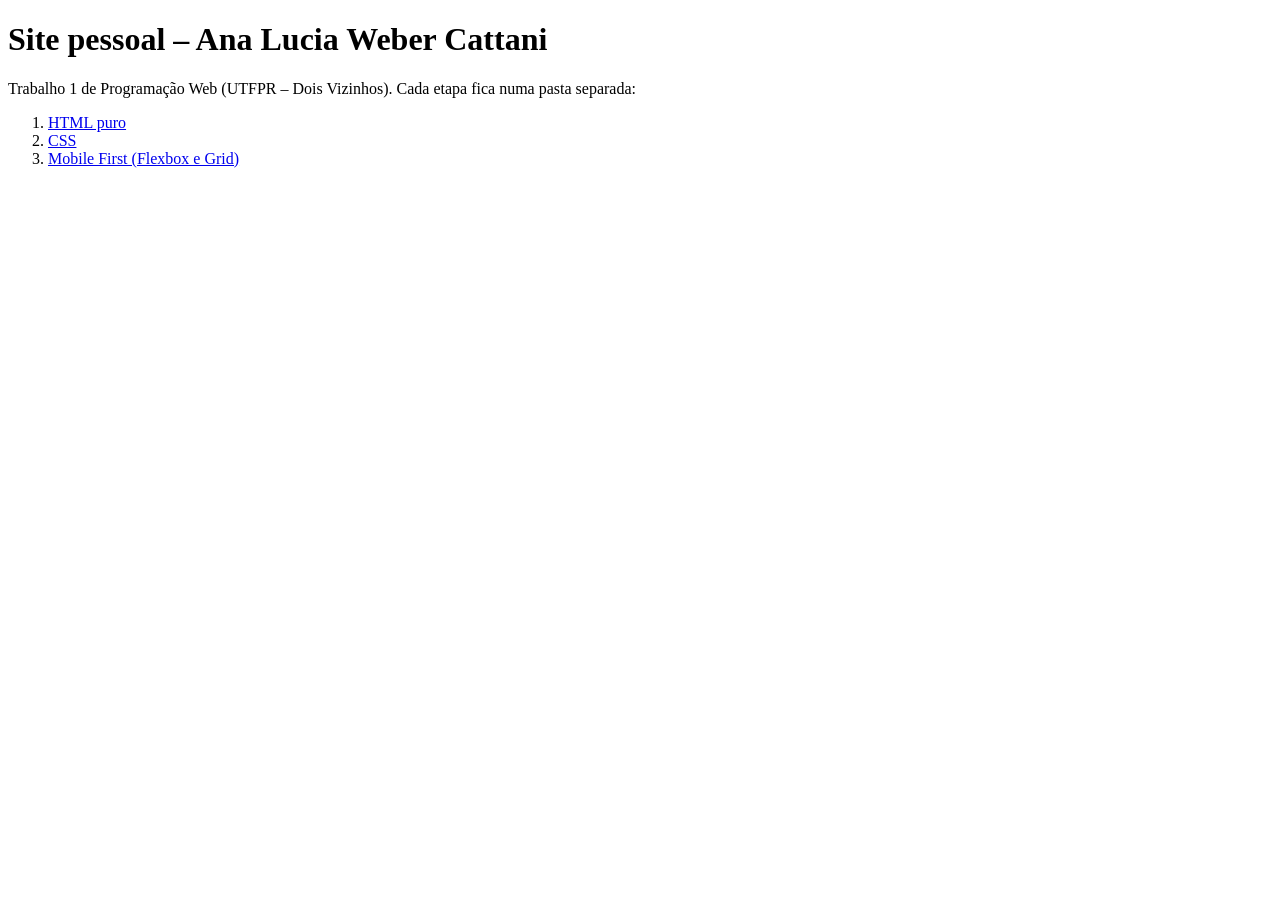
<file: index.html>
<!DOCTYPE html>
<html lang="pt-BR">
<head>
    <meta charset="UTF-8">
    <meta name="viewport" content="width=device-width, initial-scale=1.0">
    <meta name="description" content="Site pessoal de Ana Lucia Weber Cattani, estudante de Engenharia de Software na UTFPR, organizado por etapas do trabalho de Programação Web.">
    <title>Ana Lucia Weber Cattani – Etapas do site</title>
    <link rel="icon" href="03-mobile-first/img/favicon.svg" type="image/svg+xml">

    <meta property="og:title" content="Ana Lucia Weber Cattani – Etapas do site">
    <meta property="og:description" content="Site pessoal de Ana Lucia Weber Cattani, estudante de Engenharia de Software na UTFPR, organizado por etapas do trabalho de Programação Web.">
    <meta property="og:image" content="https://anawebcatt.github.io/ana-portfolio/03-mobile-first/img/foto.jpg">
    <meta property="og:image:alt" content="Foto de Ana Lucia Weber Cattani">
    <meta property="og:url" content="https://anawebcatt.github.io/ana-portfolio/">
    <meta property="og:type" content="website">
    <meta property="og:locale" content="pt_BR">

    <meta name="twitter:card" content="summary">
    <meta name="twitter:title" content="Ana Lucia Weber Cattani – Etapas do site">
    <meta name="twitter:description" content="Site pessoal de Ana Lucia Weber Cattani, estudante de Engenharia de Software na UTFPR, organizado por etapas do trabalho de Programação Web.">
    <meta name="twitter:image" content="https://anawebcatt.github.io/ana-portfolio/03-mobile-first/img/foto.jpg">
</head>
<body>
    <h1>Site pessoal – Ana Lucia Weber Cattani</h1>
    <p>Trabalho 1 de Programação Web (UTFPR – Dois Vizinhos). Cada etapa fica numa pasta separada:</p>
    <ol>
        <li><a href="01-html-puro/">HTML puro</a></li>
        <li><a href="02-css/">CSS</a></li>
        <li><a href="03-mobile-first/">Mobile First (Flexbox e Grid)</a></li>
    </ol>
</body>
</html>
</file>
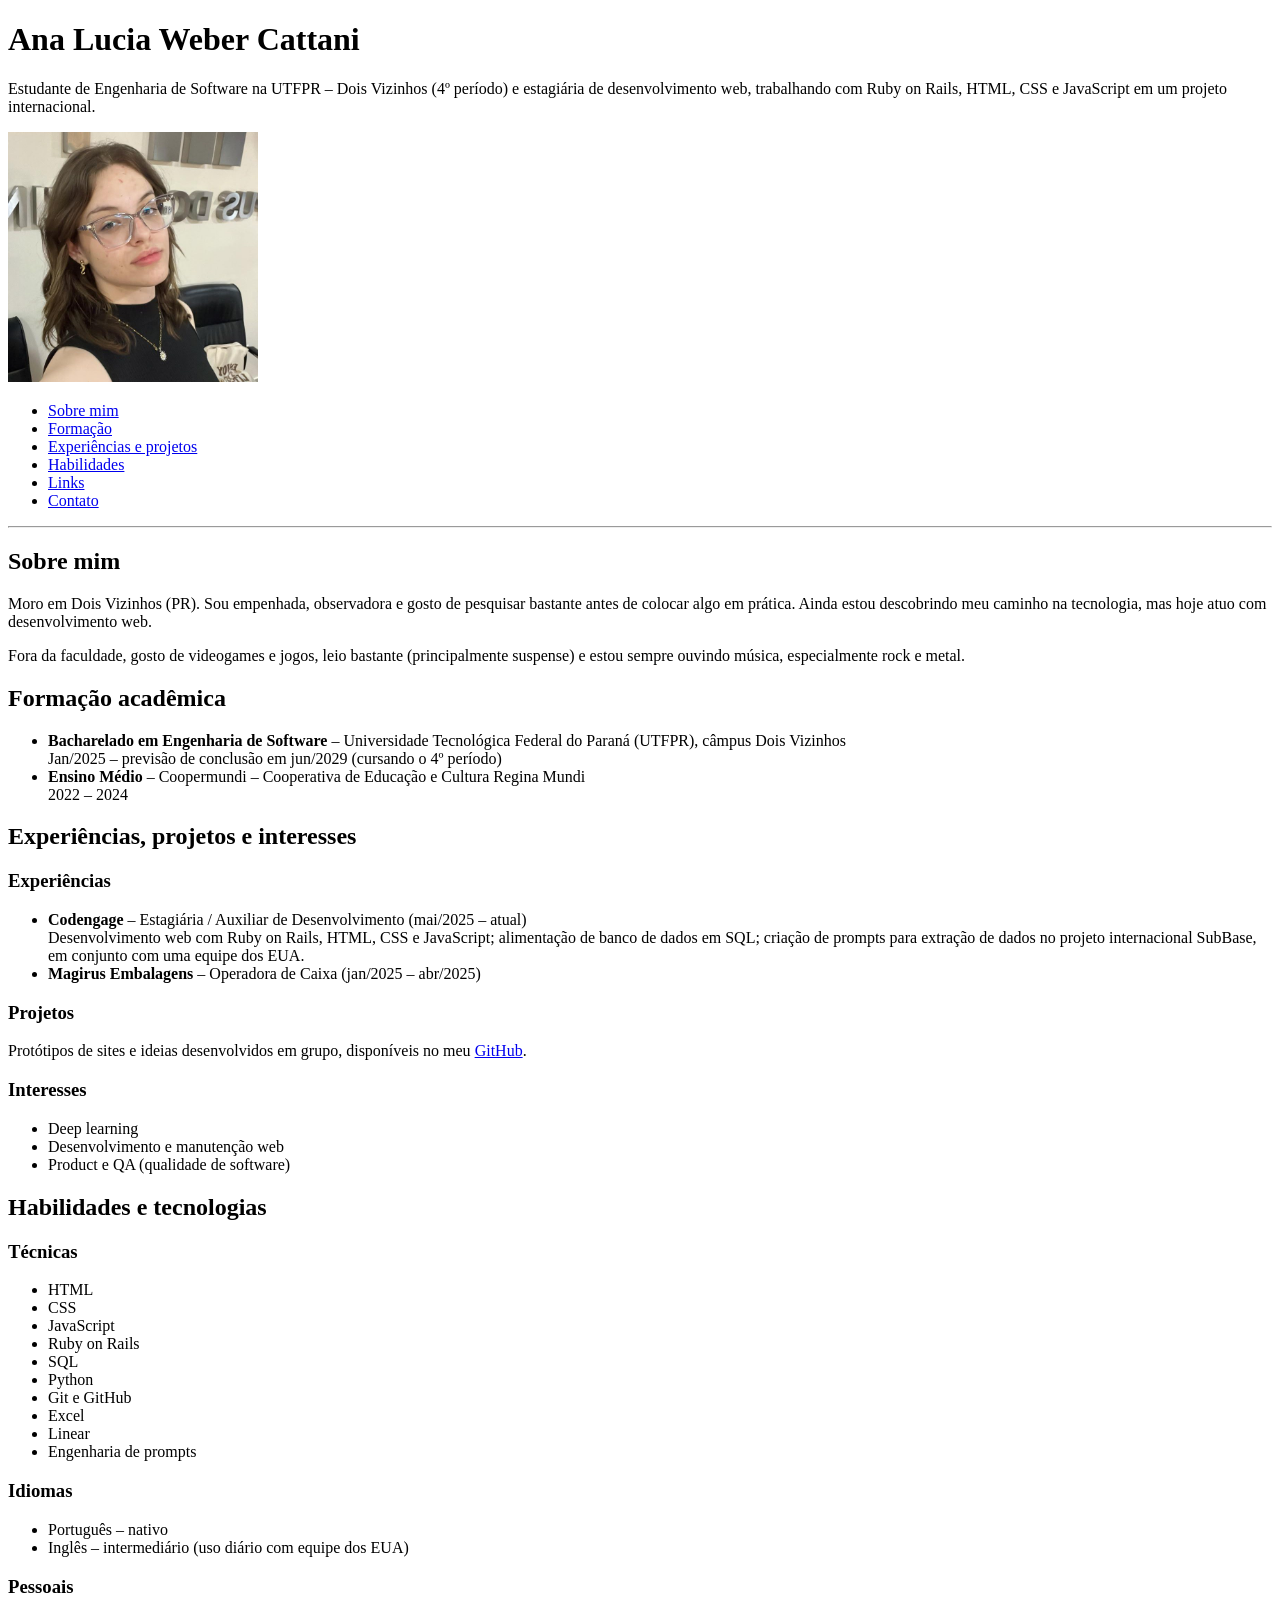
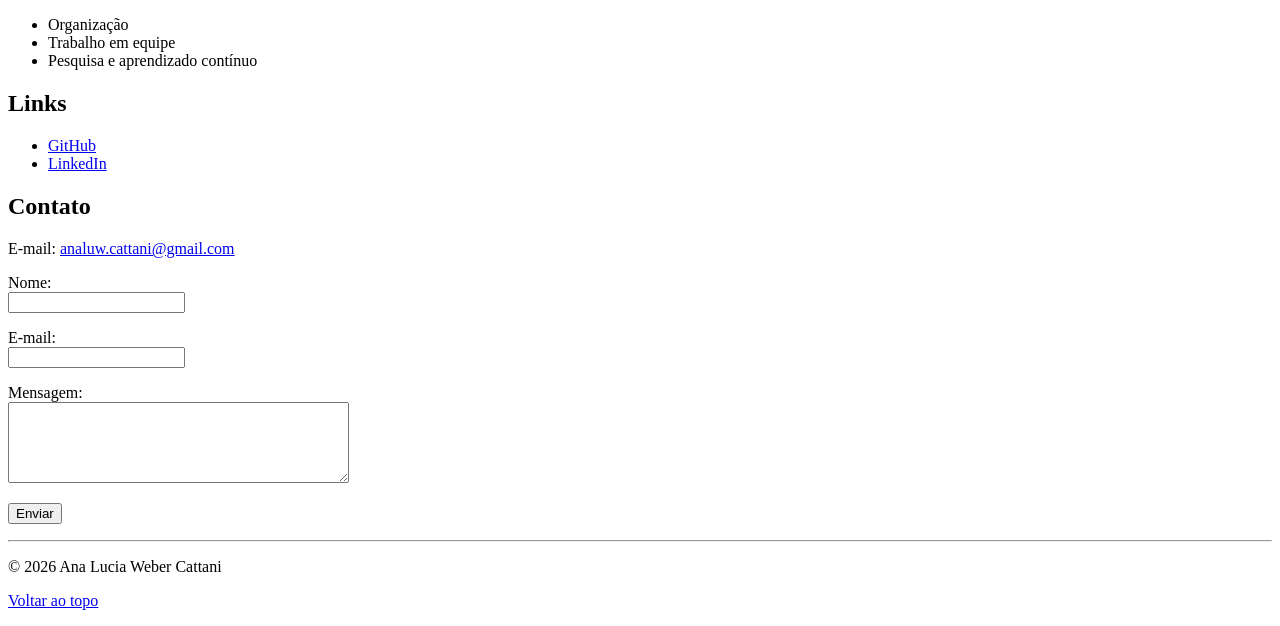
<file: 01-html-puro/index.html>
<!DOCTYPE html>
<html lang="pt-BR">
<head>
    <meta charset="UTF-8">
    <meta name="viewport" content="width=device-width, initial-scale=1.0">
    <meta name="description" content="Site pessoal de Ana Lucia Weber Cattani, estudante de Engenharia de Software na UTFPR.">
    <title>Ana Lucia Weber Cattani</title>
    <link rel="icon" href="img/favicon.svg" type="image/svg+xml">

    <meta property="og:title" content="Ana Lucia Weber Cattani">
    <meta property="og:description" content="Site pessoal de Ana Lucia Weber Cattani, estudante de Engenharia de Software na UTFPR.">
    <meta property="og:image" content="https://anawebcatt.github.io/ana-portfolio/01-html-puro/img/foto.jpg">
    <meta property="og:image:alt" content="Foto de Ana Lucia Weber Cattani">
    <meta property="og:url" content="https://anawebcatt.github.io/ana-portfolio/01-html-puro/">
    <meta property="og:type" content="website">
    <meta property="og:locale" content="pt_BR">

    <meta name="twitter:card" content="summary">
    <meta name="twitter:title" content="Ana Lucia Weber Cattani">
    <meta name="twitter:description" content="Site pessoal de Ana Lucia Weber Cattani, estudante de Engenharia de Software na UTFPR.">
    <meta name="twitter:image" content="https://anawebcatt.github.io/ana-portfolio/01-html-puro/img/foto.jpg">
</head>
<body>
    <header id="topo">
        <h1>Ana Lucia Weber Cattani</h1>
        <p>
            Estudante de Engenharia de Software na UTFPR – Dois Vizinhos (4º período) e estagiária
            de desenvolvimento web, trabalhando com Ruby on Rails, HTML, CSS e JavaScript em um
            projeto internacional.
        </p>
        <img src="img/foto.jpg" alt="Foto de Ana Lucia Weber Cattani" width="250" height="250">

        <nav>
            <ul>
                <li><a href="#sobre">Sobre mim</a></li>
                <li><a href="#formacao">Formação</a></li>
                <li><a href="#experiencias">Experiências e projetos</a></li>
                <li><a href="#habilidades">Habilidades</a></li>
                <li><a href="#links">Links</a></li>
                <li><a href="#contato">Contato</a></li>
            </ul>
        </nav>
    </header>

    <hr>

    <main>
        <section id="sobre">
            <h2>Sobre mim</h2>
            <p>
                Moro em Dois Vizinhos (PR). Sou empenhada, observadora e gosto de pesquisar bastante
                antes de colocar algo em prática. Ainda estou descobrindo meu caminho na tecnologia,
                mas hoje atuo com desenvolvimento web.
            </p>
            <p>
                Fora da faculdade, gosto de videogames e jogos, leio bastante (principalmente
                suspense) e estou sempre ouvindo música, especialmente rock e metal.
            </p>
        </section>

        <section id="formacao">
            <h2>Formação acadêmica</h2>
            <ul>
                <li>
                    <strong>Bacharelado em Engenharia de Software</strong> –
                    Universidade Tecnológica Federal do Paraná (UTFPR), câmpus Dois Vizinhos<br>
                    Jan/2025 – previsão de conclusão em jun/2029 (cursando o 4º período)
                </li>
                <li>
                    <strong>Ensino Médio</strong> –
                    Coopermundi – Cooperativa de Educação e Cultura Regina Mundi<br>
                    2022 – 2024
                </li>
            </ul>
        </section>

        <section id="experiencias">
            <h2>Experiências, projetos e interesses</h2>

            <h3>Experiências</h3>
            <ul>
                <li>
                    <strong>Codengage</strong> – Estagiária / Auxiliar de Desenvolvimento
                    (mai/2025 – atual)<br>
                    Desenvolvimento web com Ruby on Rails, HTML, CSS e JavaScript; alimentação de
                    banco de dados em SQL; criação de prompts para extração de dados no projeto
                    internacional SubBase, em conjunto com uma equipe dos EUA.
                </li>
                <li>
                    <strong>Magirus Embalagens</strong> – Operadora de Caixa
                    (jan/2025 – abr/2025)
                </li>
            </ul>

            <h3>Projetos</h3>
            <p>
                Protótipos de sites e ideias desenvolvidos em grupo, disponíveis no meu
                <a href="https://github.com/anawebcatt" target="_blank" rel="noopener noreferrer">GitHub</a>.
            </p>

            <h3>Interesses</h3>
            <ul>
                <li>Deep learning</li>
                <li>Desenvolvimento e manutenção web</li>
                <li>Product e QA (qualidade de software)</li>
            </ul>
        </section>

        <section id="habilidades">
            <h2>Habilidades e tecnologias</h2>

            <h3>Técnicas</h3>
            <ul>
                <li>HTML</li>
                <li>CSS</li>
                <li>JavaScript</li>
                <li>Ruby on Rails</li>
                <li>SQL</li>
                <li>Python</li>
                <li>Git e GitHub</li>
                <li>Excel</li>
                <li>Linear</li>
                <li>Engenharia de prompts</li>
            </ul>

            <h3>Idiomas</h3>
            <ul>
                <li>Português – nativo</li>
                <li>Inglês – intermediário (uso diário com equipe dos EUA)</li>
            </ul>

            <h3>Pessoais</h3>
            <ul>
                <li>Organização</li>
                <li>Trabalho em equipe</li>
                <li>Pesquisa e aprendizado contínuo</li>
            </ul>
        </section>

        <section id="links">
            <h2>Links</h2>
            <ul>
                <li><a href="https://github.com/anawebcatt" target="_blank" rel="noopener noreferrer">GitHub</a></li>
                <li><a href="https://www.linkedin.com/in/ana-lucia-weber-cattani-042973308" target="_blank" rel="noopener noreferrer">LinkedIn</a></li>
            </ul>
        </section>

        <section id="contato">
            <h2>Contato</h2>
            <p>
                E-mail: <a href="mailto:analuw.cattani@gmail.com">analuw.cattani@gmail.com</a>
            </p>

            <form action="mailto:analuw.cattani@gmail.com" method="post" enctype="text/plain">
                <p>
                    <label for="nome">Nome:</label><br>
                    <input type="text" id="nome" name="nome" required>
                </p>
                <p>
                    <label for="email">E-mail:</label><br>
                    <input type="email" id="email" name="email" required>
                </p>
                <p>
                    <label for="mensagem">Mensagem:</label><br>
                    <textarea id="mensagem" name="mensagem" rows="5" cols="40" required></textarea>
                </p>
                <p>
                    <button type="submit">Enviar</button>
                </p>
            </form>
        </section>
    </main>

    <hr>

    <footer>
        <p>&copy; 2026 Ana Lucia Weber Cattani</p>
        <p><a href="#topo">Voltar ao topo</a></p>
    </footer>
</body>
</html>
</file>
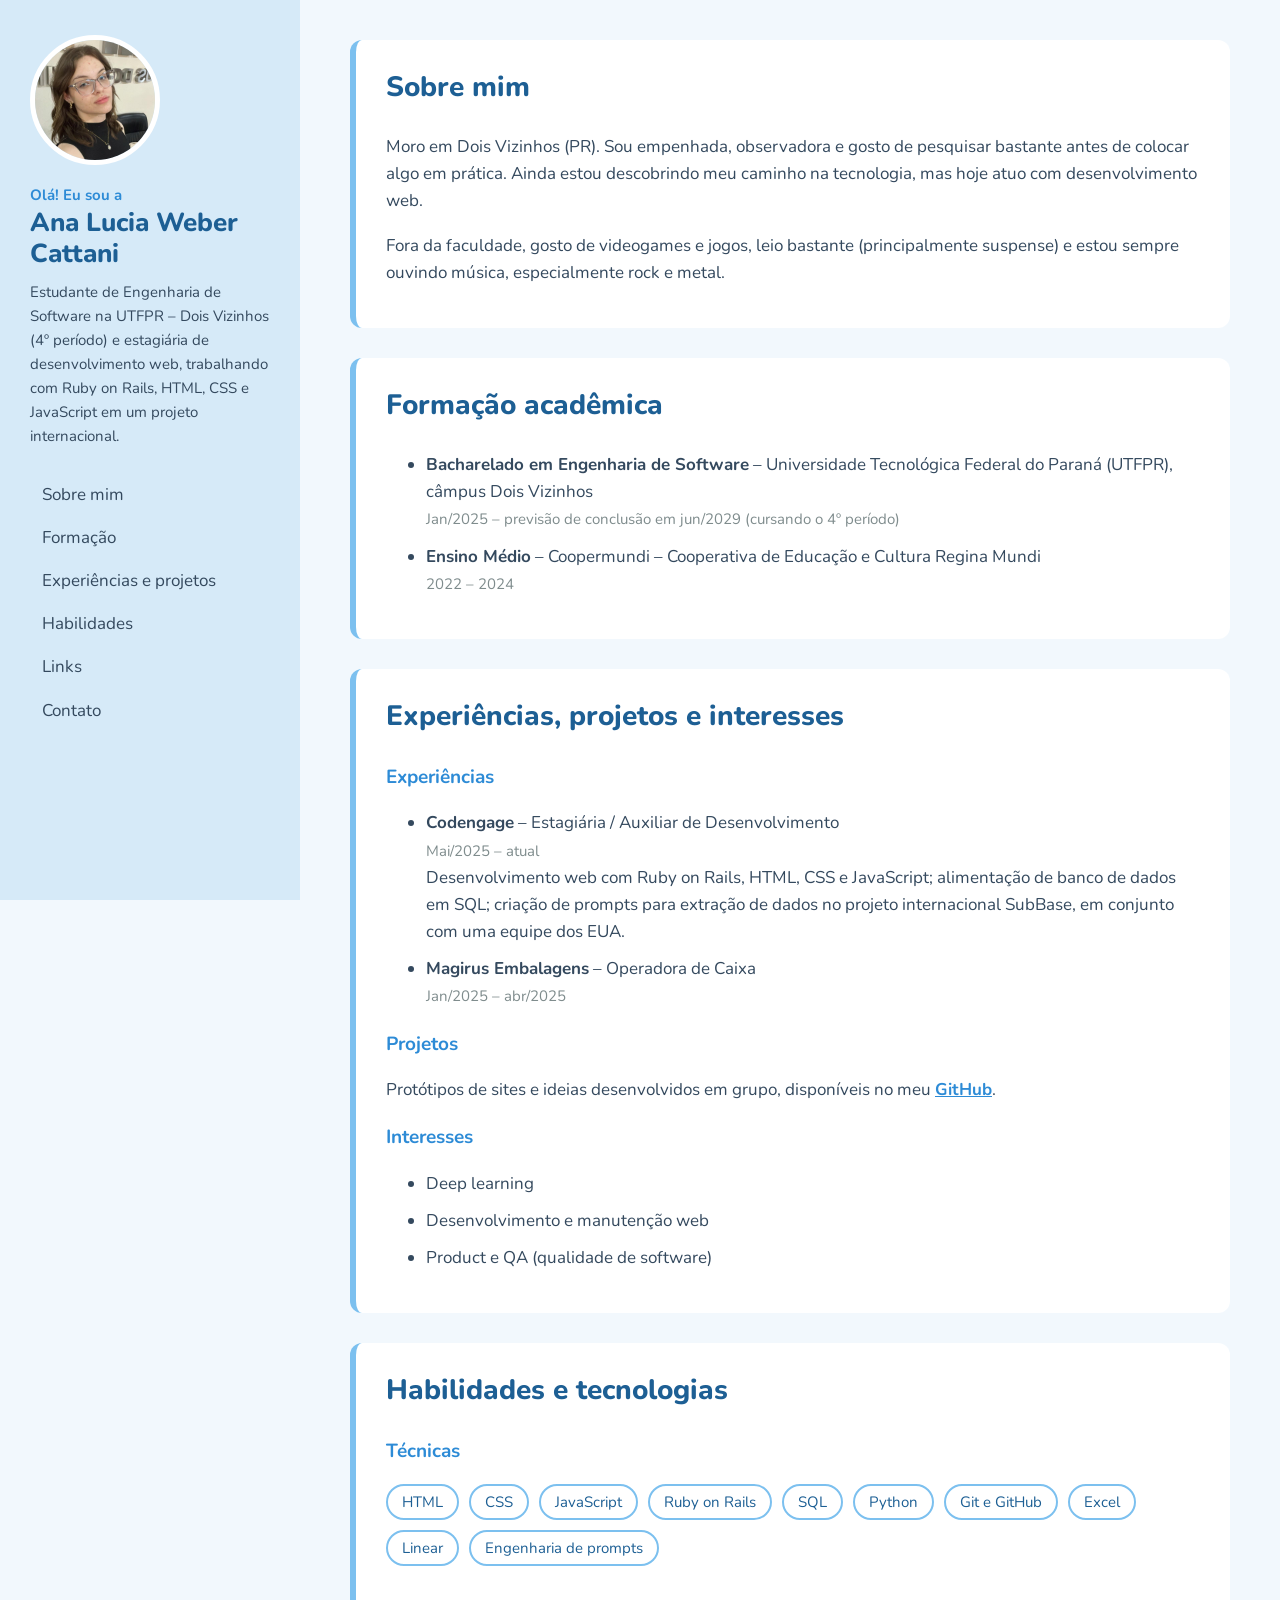
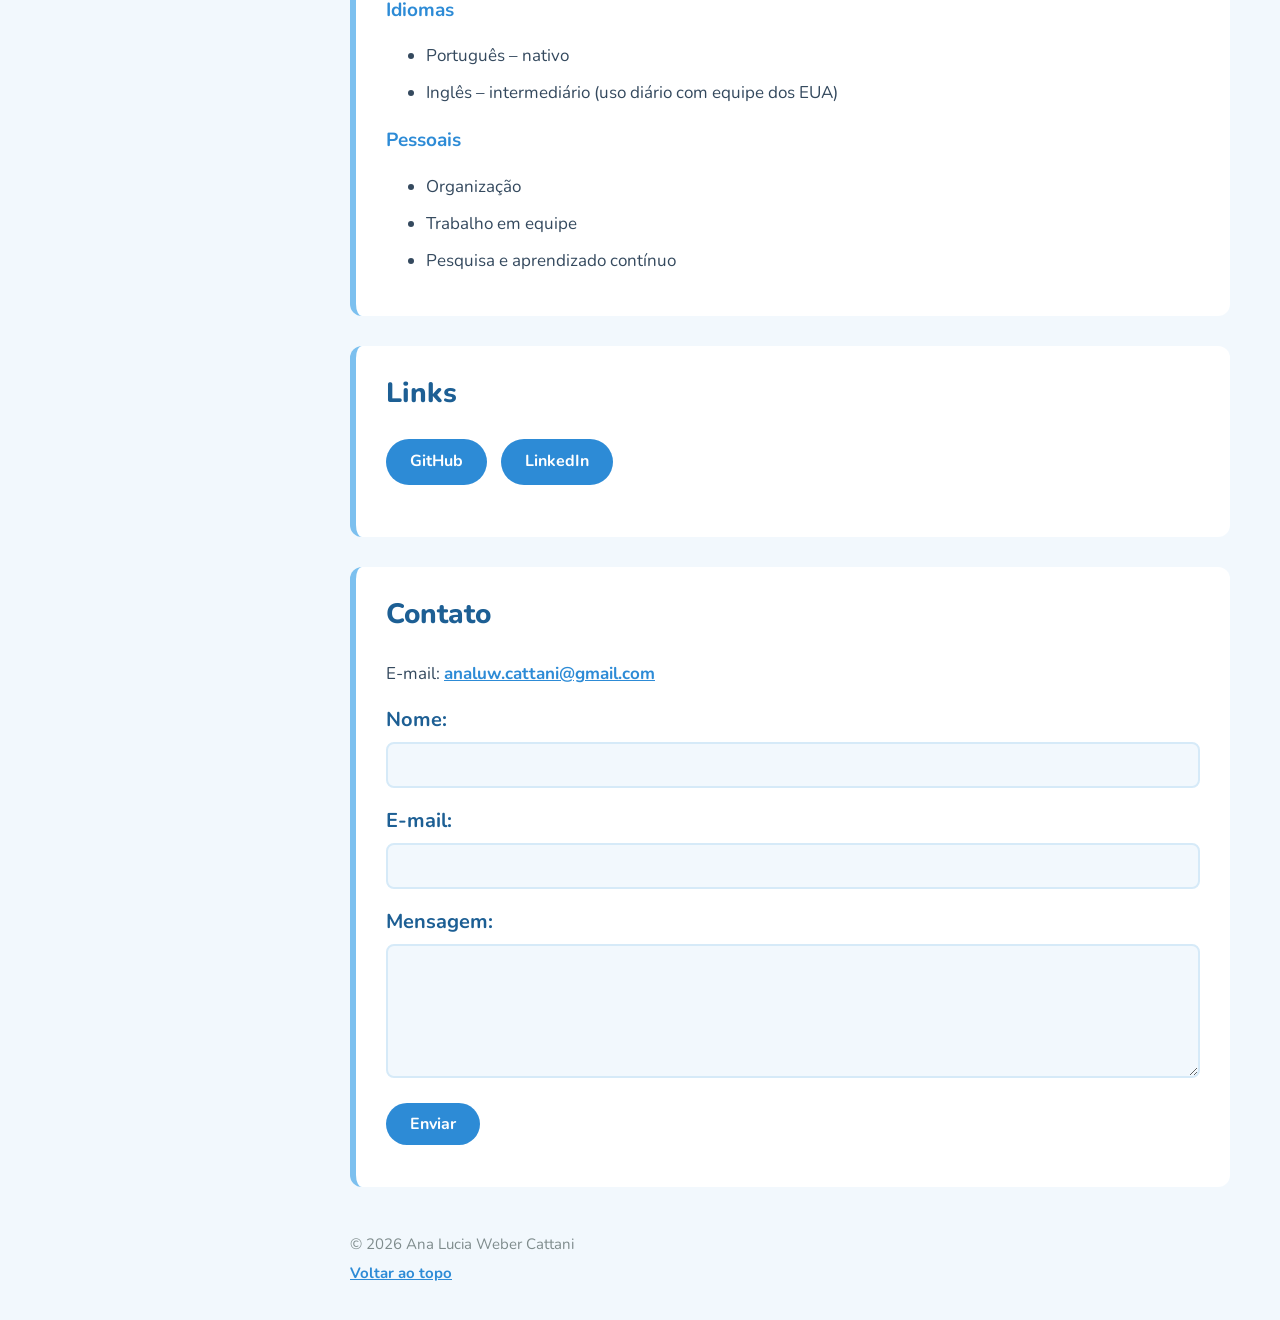
<file: 02-css/index.html>
<!DOCTYPE html>
<html lang="pt-BR">
<head>
    <meta charset="UTF-8">
    <meta name="viewport" content="width=device-width, initial-scale=1.0">
    <meta name="description" content="Site pessoal de Ana Lucia Weber Cattani, estudante de Engenharia de Software na UTFPR.">
    <title>Ana Lucia Weber Cattani</title>
    <link rel="icon" href="img/favicon.svg" type="image/svg+xml">

    <meta property="og:title" content="Ana Lucia Weber Cattani">
    <meta property="og:description" content="Site pessoal de Ana Lucia Weber Cattani, estudante de Engenharia de Software na UTFPR.">
    <meta property="og:image" content="https://anawebcatt.github.io/ana-portfolio/02-css/img/foto.jpg">
    <meta property="og:image:alt" content="Foto de Ana Lucia Weber Cattani">
    <meta property="og:url" content="https://anawebcatt.github.io/ana-portfolio/02-css/">
    <meta property="og:type" content="website">
    <meta property="og:locale" content="pt_BR">

    <meta name="twitter:card" content="summary">
    <meta name="twitter:title" content="Ana Lucia Weber Cattani">
    <meta name="twitter:description" content="Site pessoal de Ana Lucia Weber Cattani, estudante de Engenharia de Software na UTFPR.">
    <meta name="twitter:image" content="https://anawebcatt.github.io/ana-portfolio/02-css/img/foto.jpg">

    <link rel="stylesheet" href="css/style.css">
</head>
<body id="topo">
    <header>
        <img src="img/foto.jpg" alt="Foto de Ana Lucia Weber Cattani" width="250" height="250">
        <p class="ola">Olá! Eu sou a</p>
        <h1>Ana Lucia Weber Cattani</h1>
        <p>
            Estudante de Engenharia de Software na UTFPR – Dois Vizinhos (4º período) e estagiária
            de desenvolvimento web, trabalhando com Ruby on Rails, HTML, CSS e JavaScript em um
            projeto internacional.
        </p>

        <nav>
            <ul>
                <li><a href="#sobre">Sobre mim</a></li>
                <li><a href="#formacao">Formação</a></li>
                <li><a href="#experiencias">Experiências e projetos</a></li>
                <li><a href="#habilidades">Habilidades</a></li>
                <li><a href="#links">Links</a></li>
                <li><a href="#contato">Contato</a></li>
            </ul>
        </nav>
    </header>

    <main>
        <section id="sobre">
            <h2>Sobre mim</h2>
            <p>
                Moro em Dois Vizinhos (PR). Sou empenhada, observadora e gosto de pesquisar bastante
                antes de colocar algo em prática. Ainda estou descobrindo meu caminho na tecnologia,
                mas hoje atuo com desenvolvimento web.
            </p>
            <p>
                Fora da faculdade, gosto de videogames e jogos, leio bastante (principalmente
                suspense) e estou sempre ouvindo música, especialmente rock e metal.
            </p>
        </section>

        <section id="formacao">
            <h2>Formação acadêmica</h2>
            <ul>
                <li>
                    <strong>Bacharelado em Engenharia de Software</strong> –
                    Universidade Tecnológica Federal do Paraná (UTFPR), câmpus Dois Vizinhos<br>
                    <span class="data">Jan/2025 – previsão de conclusão em jun/2029 (cursando o 4º período)</span>
                </li>
                <li>
                    <strong>Ensino Médio</strong> –
                    Coopermundi – Cooperativa de Educação e Cultura Regina Mundi<br>
                    <span class="data">2022 – 2024</span>
                </li>
            </ul>
        </section>

        <section id="experiencias">
            <h2>Experiências, projetos e interesses</h2>

            <h3>Experiências</h3>
            <ul>
                <li>
                    <strong>Codengage</strong> – Estagiária / Auxiliar de Desenvolvimento<br>
                    <span class="data">Mai/2025 – atual</span><br>
                    Desenvolvimento web com Ruby on Rails, HTML, CSS e JavaScript; alimentação de
                    banco de dados em SQL; criação de prompts para extração de dados no projeto
                    internacional SubBase, em conjunto com uma equipe dos EUA.
                </li>
                <li>
                    <strong>Magirus Embalagens</strong> – Operadora de Caixa<br>
                    <span class="data">Jan/2025 – abr/2025</span>
                </li>
            </ul>

            <h3>Projetos</h3>
            <p>
                Protótipos de sites e ideias desenvolvidos em grupo, disponíveis no meu
                <a href="https://github.com/anawebcatt" target="_blank" rel="noopener noreferrer">GitHub</a>.
            </p>

            <h3>Interesses</h3>
            <ul>
                <li>Deep learning</li>
                <li>Desenvolvimento e manutenção web</li>
                <li>Product e QA (qualidade de software)</li>
            </ul>
        </section>

        <section id="habilidades">
            <h2>Habilidades e tecnologias</h2>

            <h3>Técnicas</h3>
            <ul class="tags">
                <li>HTML</li>
                <li>CSS</li>
                <li>JavaScript</li>
                <li>Ruby on Rails</li>
                <li>SQL</li>
                <li>Python</li>
                <li>Git e GitHub</li>
                <li>Excel</li>
                <li>Linear</li>
                <li>Engenharia de prompts</li>
            </ul>

            <h3>Idiomas</h3>
            <ul>
                <li>Português – nativo</li>
                <li>Inglês – intermediário (uso diário com equipe dos EUA)</li>
            </ul>

            <h3>Pessoais</h3>
            <ul>
                <li>Organização</li>
                <li>Trabalho em equipe</li>
                <li>Pesquisa e aprendizado contínuo</li>
            </ul>
        </section>

        <section id="links">
            <h2>Links</h2>
            <ul class="botoes">
                <li><a href="https://github.com/anawebcatt" target="_blank" rel="noopener noreferrer">GitHub</a></li>
                <li><a href="https://www.linkedin.com/in/ana-lucia-weber-cattani-042973308" target="_blank" rel="noopener noreferrer">LinkedIn</a></li>
            </ul>
        </section>

        <section id="contato">
            <h2>Contato</h2>
            <p>
                E-mail: <a href="mailto:analuw.cattani@gmail.com">analuw.cattani@gmail.com</a>
            </p>

            <form action="mailto:analuw.cattani@gmail.com" method="post" enctype="text/plain">
                <p>
                    <label for="nome">Nome:</label>
                    <input type="text" id="nome" name="nome" required>
                </p>
                <p>
                    <label for="email">E-mail:</label>
                    <input type="email" id="email" name="email" required>
                </p>
                <p>
                    <label for="mensagem">Mensagem:</label>
                    <textarea id="mensagem" name="mensagem" rows="5" cols="40" required></textarea>
                </p>
                <p>
                    <button type="submit">Enviar</button>
                </p>
            </form>
        </section>
    </main>

    <footer>
        <p>&copy; 2026 Ana Lucia Weber Cattani</p>
        <p><a href="#topo">Voltar ao topo</a></p>
    </footer>
</body>
</html>
</file>
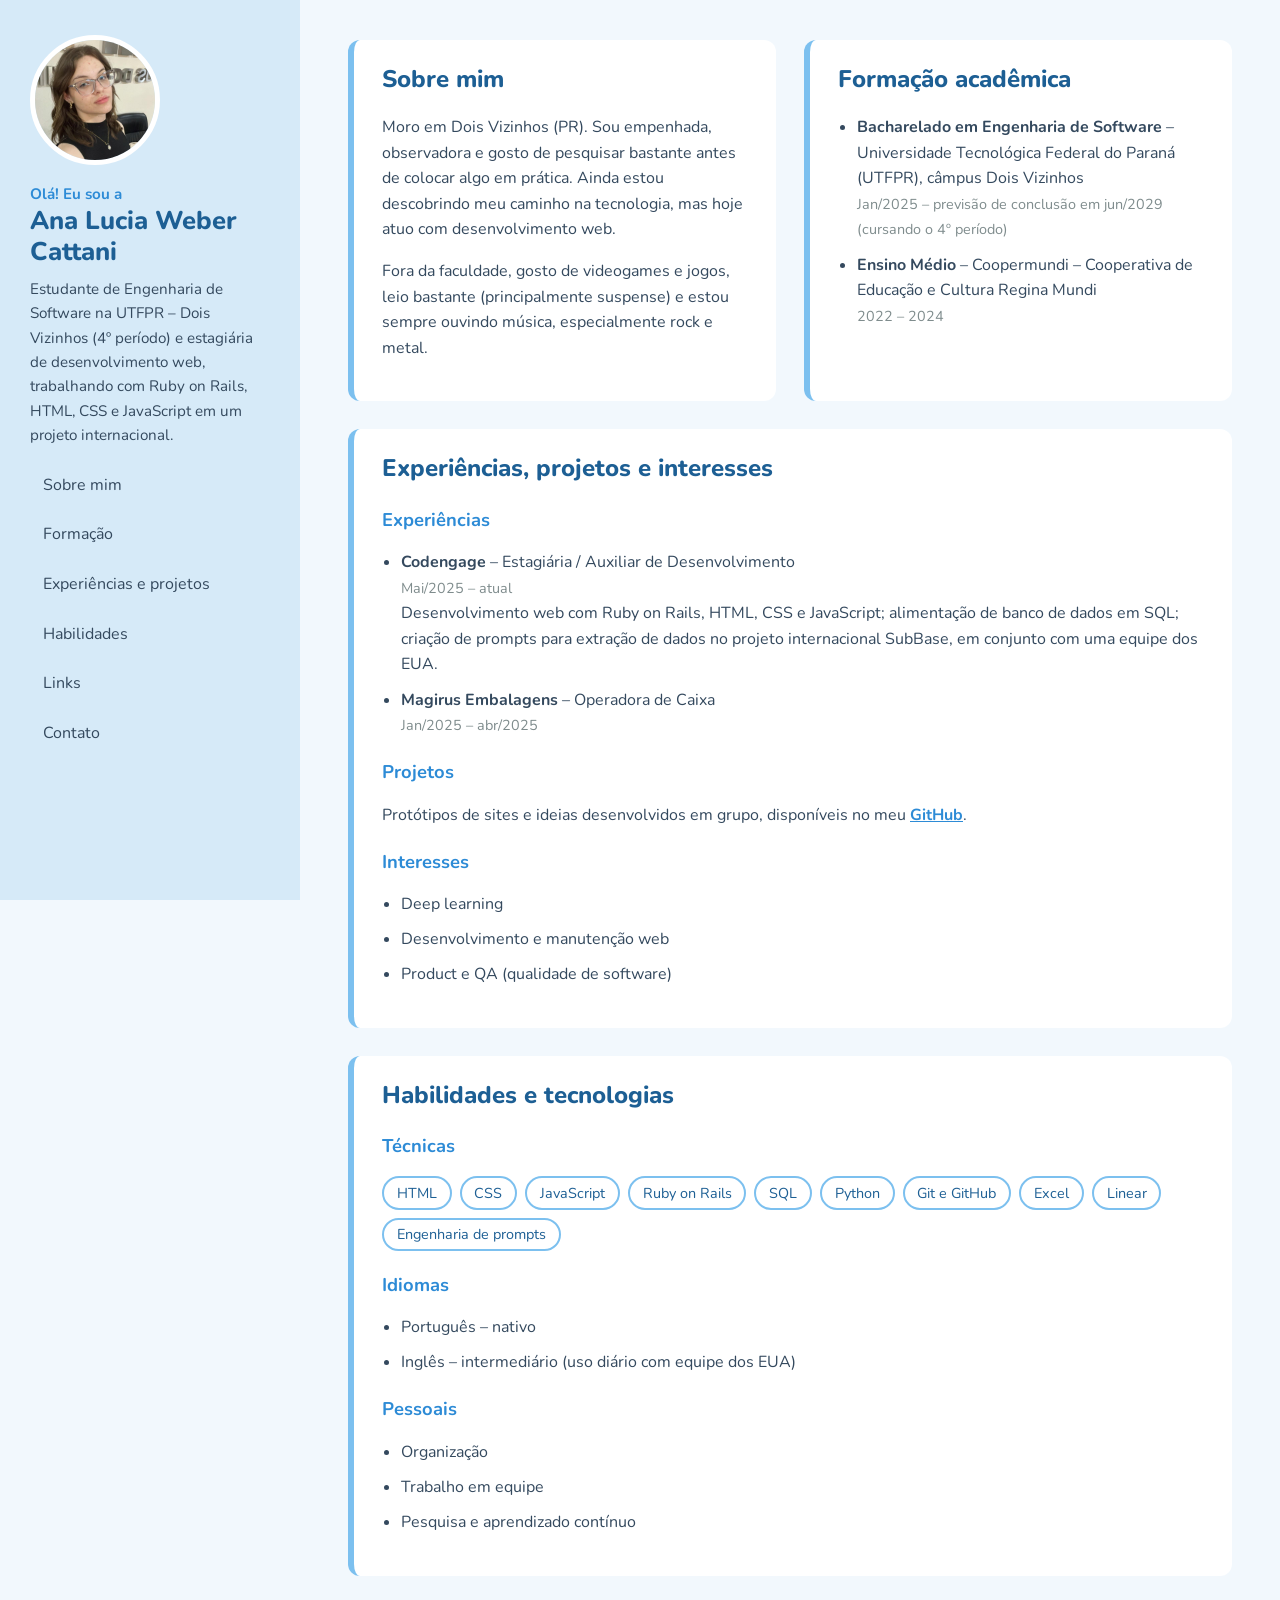
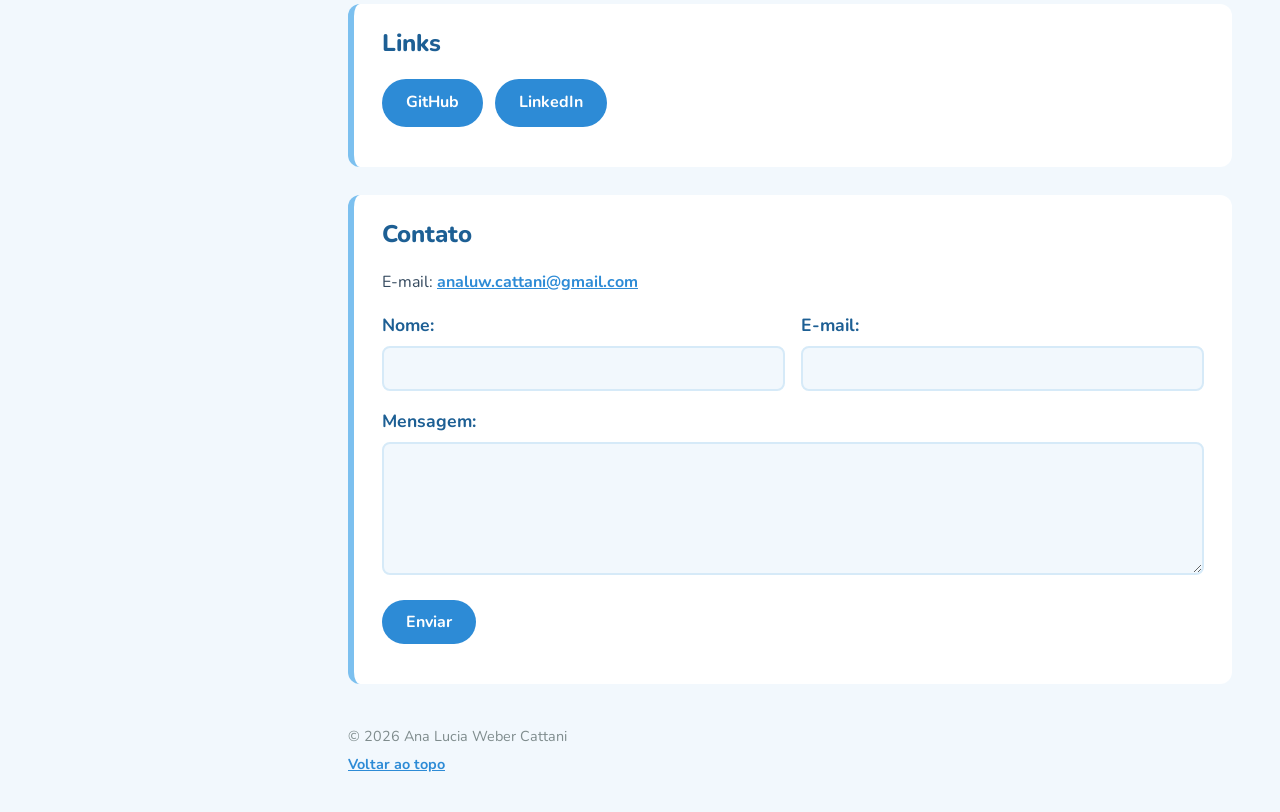
<file: 03-mobile-first/index.html>
<!DOCTYPE html>
<html lang="pt-BR">
<head>
    <meta charset="UTF-8">
    <meta name="viewport" content="width=device-width, initial-scale=1.0">
    <meta name="description" content="Site pessoal de Ana Lucia Weber Cattani, estudante de Engenharia de Software na UTFPR.">
    <title>Ana Lucia Weber Cattani</title>
    <link rel="icon" href="img/favicon.svg" type="image/svg+xml">

    <meta property="og:title" content="Ana Lucia Weber Cattani">
    <meta property="og:description" content="Site pessoal de Ana Lucia Weber Cattani, estudante de Engenharia de Software na UTFPR.">
    <meta property="og:image" content="https://anawebcatt.github.io/ana-portfolio/03-mobile-first/img/foto.jpg">
    <meta property="og:image:alt" content="Foto de Ana Lucia Weber Cattani">
    <meta property="og:url" content="https://anawebcatt.github.io/ana-portfolio/03-mobile-first/">
    <meta property="og:type" content="website">
    <meta property="og:locale" content="pt_BR">

    <meta name="twitter:card" content="summary">
    <meta name="twitter:title" content="Ana Lucia Weber Cattani">
    <meta name="twitter:description" content="Site pessoal de Ana Lucia Weber Cattani, estudante de Engenharia de Software na UTFPR.">
    <meta name="twitter:image" content="https://anawebcatt.github.io/ana-portfolio/03-mobile-first/img/foto.jpg">

    <link rel="stylesheet" href="css/style.css">
</head>
<body id="topo">
    <header>
        <img src="img/foto.jpg" alt="Foto de Ana Lucia Weber Cattani" width="250" height="250">
        <div class="texto-topo">
            <p class="ola">Olá! Eu sou a</p>
            <h1>Ana Lucia Weber Cattani</h1>
            <p>
                Estudante de Engenharia de Software na UTFPR – Dois Vizinhos (4º período) e estagiária
                de desenvolvimento web, trabalhando com Ruby on Rails, HTML, CSS e JavaScript em um
                projeto internacional.
            </p>
        </div>

        <nav>
            <ul>
                <li><a href="#sobre">Sobre mim</a></li>
                <li><a href="#formacao">Formação</a></li>
                <li><a href="#experiencias">Experiências e projetos</a></li>
                <li><a href="#habilidades">Habilidades</a></li>
                <li><a href="#links">Links</a></li>
                <li><a href="#contato">Contato</a></li>
            </ul>
        </nav>
    </header>

    <main>
        <section id="sobre">
            <h2>Sobre mim</h2>
            <p>
                Moro em Dois Vizinhos (PR). Sou empenhada, observadora e gosto de pesquisar bastante
                antes de colocar algo em prática. Ainda estou descobrindo meu caminho na tecnologia,
                mas hoje atuo com desenvolvimento web.
            </p>
            <p>
                Fora da faculdade, gosto de videogames e jogos, leio bastante (principalmente
                suspense) e estou sempre ouvindo música, especialmente rock e metal.
            </p>
        </section>

        <section id="formacao">
            <h2>Formação acadêmica</h2>
            <ul>
                <li>
                    <strong>Bacharelado em Engenharia de Software</strong> –
                    Universidade Tecnológica Federal do Paraná (UTFPR), câmpus Dois Vizinhos<br>
                    <span class="data">Jan/2025 – previsão de conclusão em jun/2029 (cursando o 4º período)</span>
                </li>
                <li>
                    <strong>Ensino Médio</strong> –
                    Coopermundi – Cooperativa de Educação e Cultura Regina Mundi<br>
                    <span class="data">2022 – 2024</span>
                </li>
            </ul>
        </section>

        <section id="experiencias">
            <h2>Experiências, projetos e interesses</h2>

            <h3>Experiências</h3>
            <ul>
                <li>
                    <strong>Codengage</strong> – Estagiária / Auxiliar de Desenvolvimento<br>
                    <span class="data">Mai/2025 – atual</span><br>
                    Desenvolvimento web com Ruby on Rails, HTML, CSS e JavaScript; alimentação de
                    banco de dados em SQL; criação de prompts para extração de dados no projeto
                    internacional SubBase, em conjunto com uma equipe dos EUA.
                </li>
                <li>
                    <strong>Magirus Embalagens</strong> – Operadora de Caixa<br>
                    <span class="data">Jan/2025 – abr/2025</span>
                </li>
            </ul>

            <h3>Projetos</h3>
            <p>
                Protótipos de sites e ideias desenvolvidos em grupo, disponíveis no meu
                <a href="https://github.com/anawebcatt" target="_blank" rel="noopener noreferrer">GitHub</a>.
            </p>

            <h3>Interesses</h3>
            <ul>
                <li>Deep learning</li>
                <li>Desenvolvimento e manutenção web</li>
                <li>Product e QA (qualidade de software)</li>
            </ul>
        </section>

        <section id="habilidades">
            <h2>Habilidades e tecnologias</h2>

            <h3>Técnicas</h3>
            <ul class="tags">
                <li>HTML</li>
                <li>CSS</li>
                <li>JavaScript</li>
                <li>Ruby on Rails</li>
                <li>SQL</li>
                <li>Python</li>
                <li>Git e GitHub</li>
                <li>Excel</li>
                <li>Linear</li>
                <li>Engenharia de prompts</li>
            </ul>

            <h3>Idiomas</h3>
            <ul>
                <li>Português – nativo</li>
                <li>Inglês – intermediário (uso diário com equipe dos EUA)</li>
            </ul>

            <h3>Pessoais</h3>
            <ul>
                <li>Organização</li>
                <li>Trabalho em equipe</li>
                <li>Pesquisa e aprendizado contínuo</li>
            </ul>
        </section>

        <section id="links">
            <h2>Links</h2>
            <ul class="botoes">
                <li><a href="https://github.com/anawebcatt" target="_blank" rel="noopener noreferrer">GitHub</a></li>
                <li><a href="https://www.linkedin.com/in/ana-lucia-weber-cattani-042973308" target="_blank" rel="noopener noreferrer">LinkedIn</a></li>
            </ul>
        </section>

        <section id="contato">
            <h2>Contato</h2>
            <p>
                E-mail: <a href="mailto:analuw.cattani@gmail.com">analuw.cattani@gmail.com</a>
            </p>

            <form action="mailto:analuw.cattani@gmail.com" method="post" enctype="text/plain">
                <p>
                    <label for="nome">Nome:</label>
                    <input type="text" id="nome" name="nome" required>
                </p>
                <p>
                    <label for="email">E-mail:</label>
                    <input type="email" id="email" name="email" required>
                </p>
                <p class="campo-mensagem">
                    <label for="mensagem">Mensagem:</label>
                    <textarea id="mensagem" name="mensagem" rows="5" required></textarea>
                </p>
                <p class="campo-botao">
                    <button type="submit">Enviar</button>
                </p>
            </form>
        </section>
    </main>

    <footer>
        <p>&copy; 2026 Ana Lucia Weber Cattani</p>
        <p><a href="#topo">Voltar ao topo</a></p>
    </footer>
</body>
</html>
</file>
<file: 02-css/css/style.css>
/* Fonte do Google Fonts */
@import url("https://fonts.googleapis.com/css2?family=Nunito:wght@400;700;800&display=swap");

/* ----- Geral ----- */
* {
    box-sizing: border-box;
}

html {
    scroll-behavior: smooth;
}

body {
    margin: 0;
    background-color: #f2f8fd;
    color: #34495e;
    font-family: "Nunito", Arial, sans-serif;
    font-size: 17px;
    line-height: 1.6;
}

a {
    color: #2d8bd6;
    font-weight: bold;
}

a:hover {
    color: #1d5f94;
}

/* ----- Barra lateral (foto, nome e menu) ----- */
header {
    position: fixed;
    top: 0;
    left: 0;
    width: 300px;
    height: 100%;
    padding: 35px 30px;
    overflow-y: auto;
    background-color: #d6eaf8;
}

header img {
    width: 130px;
    height: 130px;
    border: 5px solid #ffffff;
    border-radius: 50%;
    object-fit: cover;
}

.ola {
    margin: 10px 0 0;
    color: #2d8bd6;
    font-weight: bold;
}

header h1 {
    margin: 0 0 10px;
    color: #1d5f94;
    font-size: 26px;
    font-weight: 800;
    line-height: 1.2;
}

header p {
    margin: 0;
    font-size: 15px;
}

/* menu em lista, um embaixo do outro */
nav ul {
    margin: 25px 0 0;
    padding: 0;
    list-style: none;
}

nav li {
    margin: 0;
}

nav a {
    display: block;
    padding: 8px 12px;
    border-radius: 8px;
    color: #34495e;
    font-weight: normal;
    text-decoration: none;
}

nav a:hover {
    background-color: #ffffff;
    color: #2d8bd6;
}

/* ----- Conteúdo (fica do lado direito da barra) ----- */
main {
    max-width: 1100px;
    margin-left: 300px;
    padding: 40px 50px 10px;
}

section {
    margin-bottom: 30px;
    padding: 25px 30px;
    background-color: #ffffff;
    border-left: 6px solid #7cc0ef;
    border-radius: 12px;
}

h2 {
    margin-top: 0;
    color: #1d5f94;
    font-size: 28px;
    font-weight: 800;
}

h3 {
    margin-bottom: 8px;
    color: #2d8bd6;
    font-size: 19px;
}

li {
    margin-bottom: 10px;
}

.data {
    color: #7f8c8d;
    font-size: 15px;
}

/* ----- Habilidades (etiquetas) ----- */
.tags {
    padding: 0;
    list-style: none;
}

.tags li {
    display: inline-block;
    margin: 0 6px 10px 0;
    padding: 4px 14px;
    border: 2px solid #7cc0ef;
    border-radius: 20px;
    color: #1d5f94;
    font-size: 15px;
}

.tags li:hover {
    background-color: #7cc0ef;
    color: #ffffff;
}

/* ----- Links (botões) ----- */
.botoes {
    padding: 0;
    list-style: none;
}

.botoes li {
    display: inline-block;
    margin-right: 10px;
}

.botoes a,
button {
    display: inline-block;
    padding: 10px 24px;
    border: none;
    border-radius: 25px;
    background-color: #2d8bd6;
    color: #ffffff;
    font-family: inherit;
    font-size: 16px;
    font-weight: bold;
    text-decoration: none;
    cursor: pointer;
}

.botoes a:hover,
button:hover {
    background-color: #1d5f94;
    color: #ffffff;
}

/* ----- Formulário ----- */
label {
    display: block;
    margin-bottom: 6px;
    color: #1d5f94;
    font-size: 20px;
    font-weight: bold;
}

input,
textarea {
    width: 100%;
    padding: 10px;
    border: 2px solid #d6eaf8;
    border-radius: 8px;
    background-color: #f2f8fd;
    font-family: inherit;
    font-size: 16px;
}

/* deixa aumentar a mensagem só para baixo, senão sai do cartão */
textarea {
    resize: vertical;
}

input:focus,
textarea:focus {
    border-color: #7cc0ef;
    background-color: #ffffff;
}

/* ----- Rodapé ----- */
footer {
    max-width: 1100px;
    margin-left: 300px;
    padding: 0 50px 30px;
    color: #7f8c8d;
    font-size: 15px;
}

footer p {
    margin: 5px 0;
}

/* ----- Celular e tablet: barra vai para o topo ----- */
@media (max-width: 800px) {
    header {
        position: static;
        width: 100%;
        height: auto;
        padding: 25px 20px;
    }

    nav li {
        display: inline-block;
    }

    main,
    footer {
        margin-left: 0;
        padding-left: 15px;
        padding-right: 15px;
    }

    main {
        padding-top: 25px;
    }

    section {
        padding: 20px;
    }
}
</file>
<file: 03-mobile-first/css/style.css>
/* Fonte do Google Fonts */
@import url("https://fonts.googleapis.com/css2?family=Nunito:wght@400;700;800&display=swap");

/*
   Mobile First: as regras daqui de cima são para celular (telas pequenas).
   As media queries no final do arquivo mudam o que precisa para tablet e desktop.
*/

/* ----- Geral ----- */
* {
    box-sizing: border-box;
}

html {
    scroll-behavior: smooth;
}

body {
    margin: 0;
    background-color: #f2f8fd;
    color: #34495e;
    font-family: "Nunito", Arial, sans-serif;
    font-size: 1rem;
    line-height: 1.6;
}

/* nenhuma imagem passa da largura disponível */
img {
    max-width: 100%;
    height: auto;
}

a {
    color: #2d8bd6;
    font-weight: bold;
    /* links grandes (e-mail) quebram a linha em vez de sair da tela */
    overflow-wrap: anywhere;
}

a:hover {
    color: #1d5f94;
}

/* ----- Topo (foto, nome e menu) ----- */
header {
    padding: 1.5rem 1rem;
    background-color: #d6eaf8;
}

header img {
    width: 110px;
    height: 110px;
    border: 5px solid #ffffff;
    border-radius: 50%;
    object-fit: cover;
}

.ola {
    margin: 0.5rem 0 0;
    color: #2d8bd6;
    font-weight: bold;
}

header h1 {
    margin: 0 0 0.6rem;
    color: #1d5f94;
    font-size: 1.6rem;
    font-weight: 800;
    line-height: 1.2;
}

header p {
    margin: 0;
    font-size: 0.95rem;
}

/* menu com flexbox: os itens vão para a linha de baixo quando não cabem */
nav ul {
    display: flex;
    flex-wrap: wrap;
    gap: 0.4rem;
    margin: 1.2rem 0 0;
    padding: 0;
    list-style: none;
}

nav a {
    display: block;
    padding: 0.4rem 0.8rem;
    border-radius: 8px;
    background-color: #ffffff;
    color: #34495e;
    font-weight: normal;
    font-size: 0.95rem;
    text-decoration: none;
}

nav a:hover {
    color: #2d8bd6;
}

/* ----- Conteúdo ----- */
main {
    padding: 1.5rem 0.75rem 0.5rem;
}

section {
    margin-bottom: 1.25rem;
    padding: 1.25rem 1rem;
    background-color: #ffffff;
    border-left: 6px solid #7cc0ef;
    border-radius: 12px;
}

h2 {
    margin-top: 0;
    color: #1d5f94;
    font-size: 1.5rem;
    font-weight: 800;
    line-height: 1.3;
}

h3 {
    margin-bottom: 0.5rem;
    color: #2d8bd6;
    font-size: 1.15rem;
}

ul {
    padding-left: 1.2rem;
}

li {
    margin-bottom: 0.6rem;
}

.data {
    color: #7f8c8d;
    font-size: 0.9rem;
}

/* ----- Habilidades (etiquetas) ----- */
.tags {
    display: flex;
    flex-wrap: wrap;
    gap: 0.5rem;
    padding: 0;
    list-style: none;
}

.tags li {
    margin: 0;
    padding: 0.2rem 0.8rem;
    border: 2px solid #7cc0ef;
    border-radius: 20px;
    color: #1d5f94;
    font-size: 0.9rem;
}

.tags li:hover {
    background-color: #7cc0ef;
    color: #ffffff;
}

/* ----- Links (botões) ----- */
/* no celular os botões ficam um embaixo do outro, ocupando a largura toda */
.botoes {
    display: flex;
    flex-direction: column;
    gap: 0.75rem;
    padding: 0;
    list-style: none;
}

.botoes li {
    margin: 0;
}

.botoes a,
button {
    display: block;
    width: 100%;
    padding: 0.7rem 1.5rem;
    border: none;
    border-radius: 25px;
    background-color: #2d8bd6;
    color: #ffffff;
    font-family: inherit;
    font-size: 1rem;
    font-weight: bold;
    text-align: center;
    text-decoration: none;
    cursor: pointer;
}

.botoes a:hover,
button:hover {
    background-color: #1d5f94;
    color: #ffffff;
}

/* ----- Formulário ----- */
form p {
    margin: 0 0 1rem;
}

label {
    display: block;
    margin-bottom: 0.4rem;
    color: #1d5f94;
    font-size: 1.1rem;
    font-weight: bold;
}

input,
textarea {
    width: 100%;
    padding: 0.6rem;
    border: 2px solid #d6eaf8;
    border-radius: 8px;
    background-color: #f2f8fd;
    font-family: inherit;
    /* 16px evita o zoom automático do celular quando clica no campo */
    font-size: 1rem;
}

/* deixa aumentar a mensagem só para baixo, senão sai do cartão */
textarea {
    resize: vertical;
}

input:focus,
textarea:focus {
    border-color: #7cc0ef;
    background-color: #ffffff;
}

/* ----- Rodapé ----- */
footer {
    padding: 0 1rem 1.5rem;
    color: #7f8c8d;
    font-size: 0.9rem;
}

footer p {
    margin: 0.3rem 0;
}

/* ===== Tablet (a partir de 768px) ===== */
@media (min-width: 768px) {
    /* foto ao lado do texto */
    header {
        display: flex;
        flex-wrap: wrap;
        align-items: center;
        gap: 0 1.5rem;
        padding: 2rem;
    }

    header img {
        width: 140px;
        height: 140px;
    }

    /* o texto do topo ocupa o espaço que sobra ao lado da foto */
    .texto-topo {
        flex: 1;
    }

    header h1 {
        font-size: 2rem;
    }

    /* o menu fica numa linha inteira embaixo da foto e do texto */
    nav {
        width: 100%;
    }

    main {
        padding: 2rem 2rem 0.5rem;
    }

    section {
        padding: 1.5rem 1.75rem;
    }

    footer {
        padding: 0 2rem 2rem;
    }

    /* botões de links lado a lado */
    .botoes {
        flex-direction: row;
    }

    .botoes a,
    button {
        display: inline-block;
        width: auto;
    }

    /* formulário em grade: nome e e-mail lado a lado, mensagem embaixo */
    form {
        display: grid;
        grid-template-columns: 1fr 1fr;
        gap: 0 1rem;
    }

    .campo-mensagem,
    .campo-botao {
        grid-column: 1 / 3;
    }
}

/* ===== Desktop (a partir de 1200px) ===== */
@media (min-width: 1200px) {
    /* barra lateral fixa do lado esquerdo, como na etapa 02 */
    header {
        display: block;
        position: fixed;
        top: 0;
        left: 0;
        width: 300px;
        height: 100%;
        padding: 2.2rem 1.9rem;
        overflow-y: auto;
    }

    header img {
        width: 130px;
        height: 130px;
    }

    header h1 {
        font-size: 1.6rem;
    }

    /* menu volta a ser uma lista, um embaixo do outro */
    nav ul {
        flex-direction: column;
        gap: 0.1rem;
    }

    nav a {
        background-color: transparent;
        font-size: 1rem;
    }

    nav a:hover {
        background-color: #ffffff;
    }

    /* conteúdo em grade com duas colunas, do lado direito da barra */
    main {
        display: grid;
        grid-template-columns: 1fr 1fr;
        gap: 1.75rem;
        max-width: 1400px;
        margin-left: 300px;
        padding: 2.5rem 3rem 0.5rem;
    }

    section {
        margin-bottom: 0;
    }

    /* "Sobre mim" e "Formação" ficam lado a lado; as outras seções ocupam as duas colunas */
    #experiencias,
    #habilidades,
    #links,
    #contato {
        grid-column: 1 / 3;
    }

    footer {
        max-width: 1400px;
        margin-left: 300px;
        padding: 1.75rem 3rem 2rem;
    }
}
</file>
